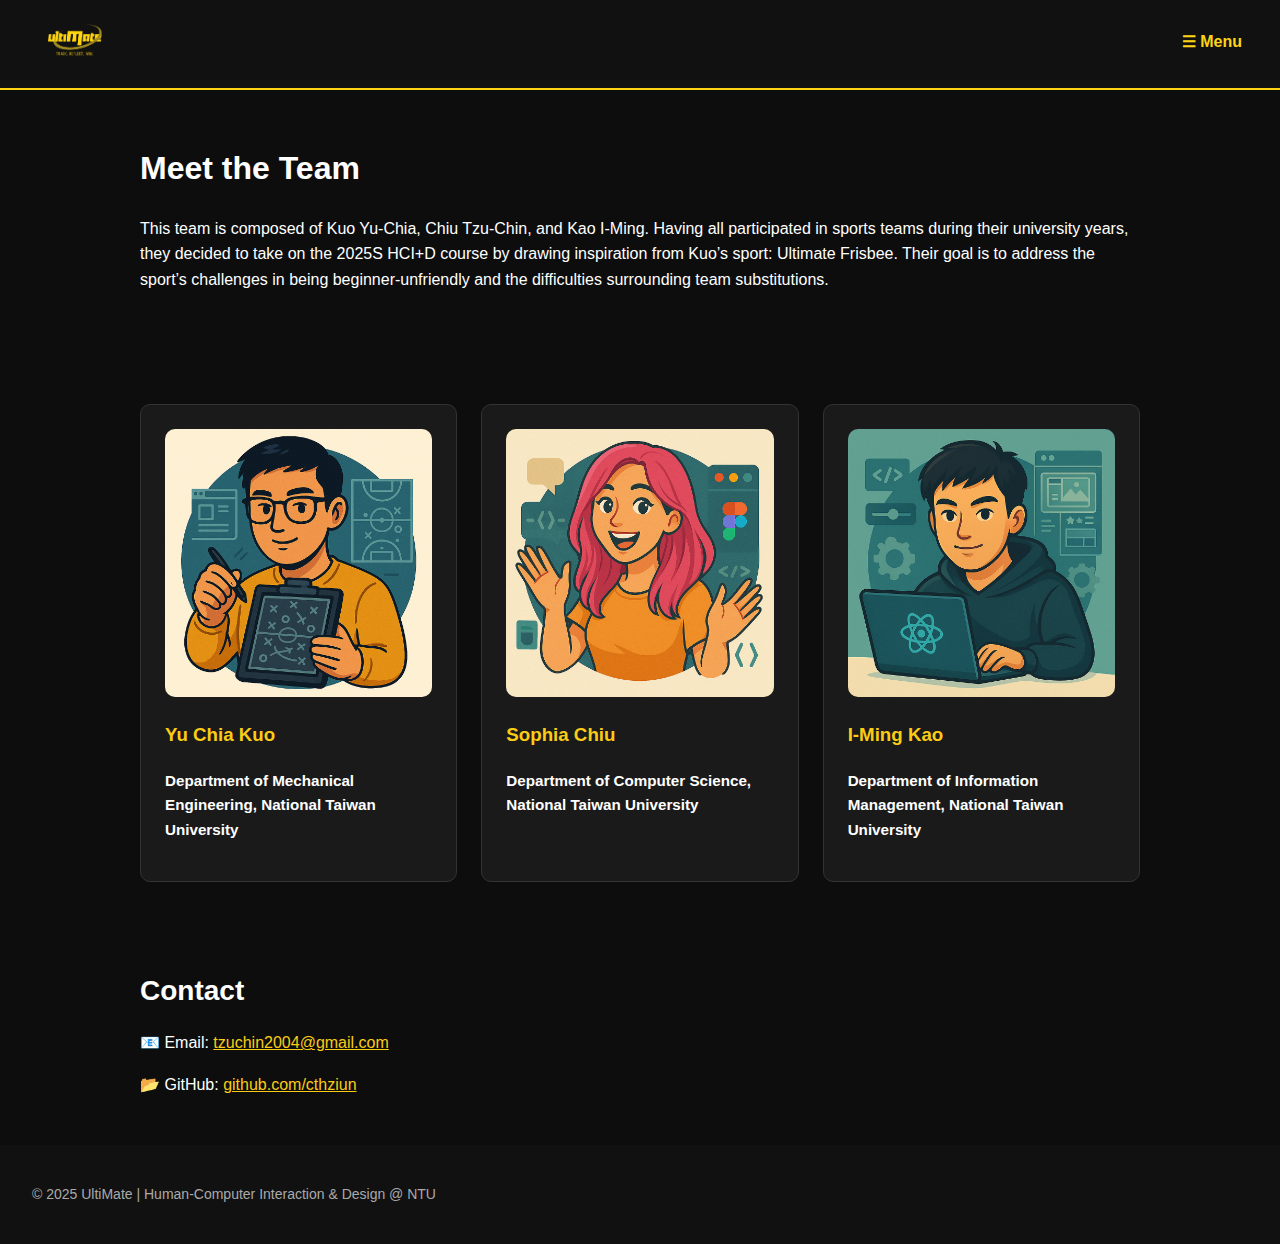
<file: contact.html>
<!DOCTYPE html>
<html lang="en">
<head>
  <meta charset="UTF-8" />
  <meta name="viewport" content="width=device-width, initial-scale=1.0" />
  <title>Contact | UltiMate</title>
  <link rel="stylesheet" href="css/style.css" />
</head>
<body>
  <div data-include="header.html"></div>

  <section class="section">
    <h1>Meet the Team</h1>
    <p>This team is composed of Kuo Yu-Chia, Chiu Tzu-Chin, and Kao I-Ming. Having all participated in sports teams during their university years, they decided to take on the 2025S HCI+D course by drawing inspiration from Kuo’s sport: Ultimate Frisbee. Their goal is to address the sport’s challenges in being beginner-unfriendly and the difficulties surrounding team substitutions.</p>
  </section>

  <section class="section">
    <div class="grid">
      <div class="card">
        <img src="public/yuchia.png" alt="Yu Chia Kuo" style="width:100%; border-radius:10px; margin-bottom:1rem;"/>
        <h3>Yu Chia Kuo</h3>
        <p><strong>Department of Mechanical Engineering, National Taiwan University</strong> </p>
        <p></p>
      </div>
      <div class="card">
        <img src="public/sophia.png" alt="Sophia Chiu" style="width:100%; border-radius:10px; margin-bottom:1rem;"/>
        <h3>Sophia Chiu</h3>
        <p><strong>Department of Computer Science, National Taiwan University</strong></p>
        <p></p>
      </div>
      <div class="card">
        <img src="public/iming.png" alt="I-Ming Kao" style="width:100%; border-radius:10px; margin-bottom:1rem;"/>
        <h3>I-Ming Kao</h3>
        <p><strong>Department of Information Management, National Taiwan University</strong> </p>
        <p></p>
      </div>
    </div>
  </section>

  <section class="section">
    <h2>Contact</h2>
    <p>📧 Email: <a href="mailto:tzuchin2004@gmail.com" style="color: #facc15; text-decoration: underline;">tzuchin2004@gmail.com</a></p>
    <p>📂 GitHub: <a href="https://github.com/cthziun" style="color: #facc15; text-decoration: underline;">github.com/cthziun</a></p>
  </section>

  <div data-include="footer.html"></div>
  <script src="js/include.js"></script>
</body>
</html>
</file>
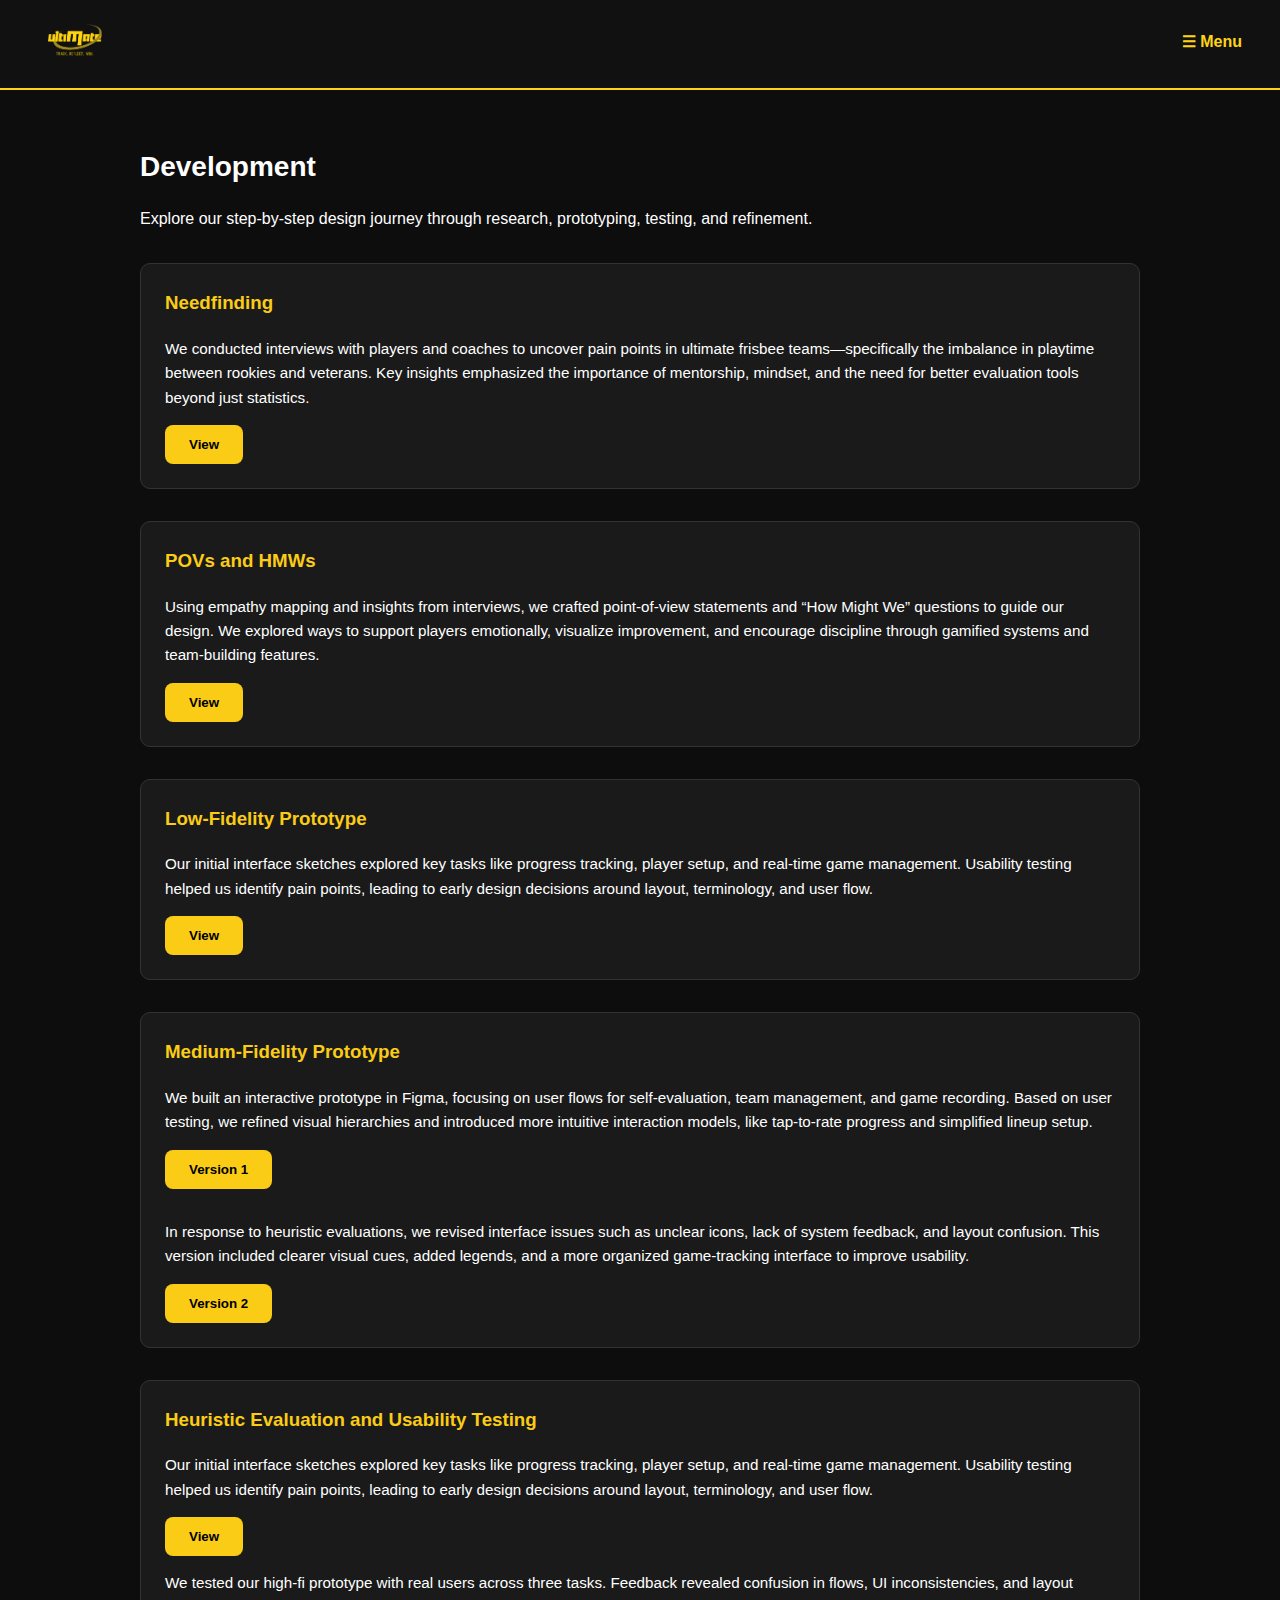
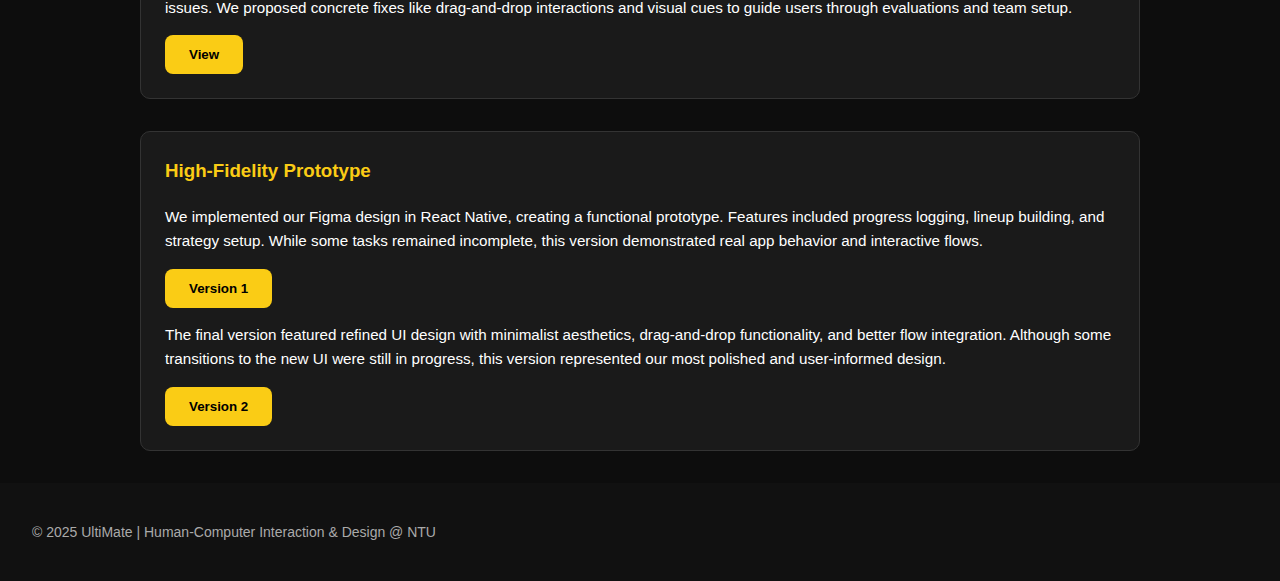
<file: development.html>
<!DOCTYPE html>
<html lang="en">
<head>
  <meta charset="UTF-8" />
  <meta name="viewport" content="width=device-width, initial-scale=1.0" />
  <title>Development | UltiMate</title>
  <link rel="stylesheet" href="css/style.css" />
  <link rel="stylesheet" href="https://cdnjs.cloudflare.com/ajax/libs/font-awesome/6.4.0/css/all.min.css" />
</head>
<body>
  <div data-include="header.html"></div>

  <section class="section">
    <h2>Development</h2>
    <p>Explore our step-by-step design journey through research, prototyping, testing, and refinement.</p>
    <div class="carousel">
        <div class="card">
          <h3>Needfinding</h3>
          <p>We conducted interviews with players and coaches to uncover pain points in ultimate frisbee teams—specifically the imbalance in playtime between rookies and veterans. Key insights emphasized the importance of mentorship, mindset, and the need for better evaluation tools beyond just statistics.</p>
          <a href="pdf/team1_01_Needfinding.pdf" target="_blank">
            <button class="cta-button">View</button>
          </a>
        </div>

        <div class="card">
          <h3>POVs and HMWs</h3>
          <p>Using empathy mapping and insights from interviews, we crafted point-of-view statements and “How Might We” questions to guide our design. We explored ways to support players emotionally, visualize improvement, and encourage discipline through gamified systems and team-building features.</p>
          <a href="pdf/team1_02_POV_HMW.pdf" target="_blank">
            <button class="cta-button">View</button>
          </a>
        </div>

        <div class="card">
          <h3>Low-Fidelity Prototype</h3>
          <p>Our initial interface sketches explored key tasks like progress tracking, player setup, and real-time game management. Usability testing helped us identify pain points, leading to early design decisions around layout, terminology, and user flow.</p>
          <a href="pdf/team01_03_low_fi_prototype_slides.pdf" target="_blank">
            <button class="cta-button">View</button>
          </a>
        </div>

        <div class="card">
          <h3>Medium-Fidelity Prototype</h3>
          <p>We built an interactive prototype in Figma, focusing on user flows for self-evaluation, team management, and game recording. Based on user testing, we refined visual hierarchies and introduced more intuitive interaction models, like tap-to-rate progress and simplified lineup setup.</p>
            <a href="pdf/team01_04_medium_fi_prototype_slides.pdf" target="_blank">
              <button class="cta-button" style="margin-right: 1rem; margin-bottom: 1rem;">Version 1</button>
            </a>
          <p>In response to heuristic evaluations, we revised interface issues such as unclear icons, lack of system feedback, and layout confusion. This version included clearer visual cues, added legends, and a more organized game-tracking interface to improve usability.</p>
            <a href="pdf/team01_08_medium_fi_prototype_v2_slides.pdf" target="_blank">
              <button class="cta-button">Version 2</button>
            </a>
        </div>

        <div class="card">
          <h3>Heuristic Evaluation and Usability Testing</h3>
          <p>Our initial interface sketches explored key tasks like progress tracking, player setup, and real-time game management. Usability testing helped us identify pain points, leading to early design decisions around layout, terminology, and user flow.</p>
          <a href="pdf/team01_03_low_fi_prototype_slides.pdf" target="_blank">
            <button class="cta-button">View</button>
          </a>
          <p>We tested our high-fi prototype with real users across three tasks. Feedback revealed confusion in flows, UI inconsistencies, and layout issues. We proposed concrete fixes like drag-and-drop interactions and visual cues to guide users through evaluations and team setup.</p>
          <a href="pdf/team01_10_usability_testing_slides.pdf" target="_blank">
            <button class="cta-button">View</button>
          </a>
        </div>

        <div class="card">
          <h3>High-Fidelity Prototype</h3>
          <p>We implemented our Figma design in React Native, creating a functional prototype. Features included progress logging, lineup building, and strategy setup. While some tasks remained incomplete, this version demonstrated real app behavior and interactive flows.</p>
          <a href="pdf/team01_09_hi_fi_prototype_v1_slides.pdf" target="_blank">
            <button class="cta-button">Version 1</button>
          </a>
          <p>The final version featured refined UI design with minimalist aesthetics, drag-and-drop functionality, and better flow integration. Although some transitions to the new UI were still in progress, this version represented our most polished and user-informed design.</p>
          <a href="pdf/team01_11_hi_fi_prototype_v2_slides.pdf" target="_blank">
            <button class="cta-button">Version 2</button>
          </a>
        </div>
    </div>
    
  </section>

  <div data-include="footer.html"></div>
  <script src="js/include.js"></script>
  <script src="js/carousel.js"></script>
</body>
</html>
</file>
<file: css/style.css>
body {
  margin: 0;
  font-family: 'Inter', sans-serif;
  background: #0d0d0d;
  color: #ffffff;
  line-height: 1.6;
}
header, footer {
  background: #111;
  padding: 1.5rem 2rem;
  display: flex;
  justify-content: space-between;
  align-items: center;
}
nav a {
  color: #facc15;
  margin-left: 1rem;
  text-decoration: none;
  font-weight: 600;
}
.hero {
  padding: 4rem 2rem;
  text-align: center;
}
.hero h1 {
  font-size: 2.5rem;
  margin-bottom: 1rem;
}
.hero p {
  max-width: 600px;
  margin: 0 auto 2rem;
  font-size: 1.125rem;
}
.cta-button {
  padding: 0.75rem 1.5rem;
  background: #facc15;
  color: #000;
  border: none;
  border-radius: 8px;
  font-weight: bold;
  cursor: pointer;
}
.section {
  padding: 2rem;
  max-width: 1000px;
  margin: 0 auto;
}
.section h2 {
  font-size: 1.75rem;
  margin-bottom: 1rem;
}
.grid {
  display: grid;
  grid-template-columns: repeat(auto-fit, minmax(250px, 1fr));
  gap: 1.5rem;
}
.card {
  background: #1a1a1a;
  padding: 1.5rem;
  border-radius: 10px;
  border: 1px solid #333;
  margin-top: 2rem;
}
.card h3 {
  margin-top: 0;
  color: #facc15;
}
.card p {
  font-size: 0.95rem;
}
.dual-display {
  display: flex;
  flex-wrap: wrap;
  gap: 2rem;
  justify-content: center;
  margin-top: 1.5rem;
}
.device {
  background: #1a1a1a;
  border-radius: 10px;
  padding: 1rem;
  max-width: 400px;
}
.device img {
  width: 100%;
  border-radius: 10px;
}
.device h3 {
  margin-top: 1rem;
  color: #facc15;
}
.device p {
  font-size: 0.95rem;
}
footer p {
  font-size: 0.875rem;
  color: #aaa;
}
.carousel {
  display: column;
}



@media (max-width: 600px) {
  .hero h1 {
    font-size: 1.75rem;
  }
  .hero p {
    font-size: 1rem;
  }
  .cta-button {
    font-size: 1rem;
    width: 100%;
  }
  header, footer {
    flex-direction: column;
    align-items: flex-start;
  }
  nav a {
    margin: 0.5rem 0;
  }
  .section {
    padding: 1.25rem;
  }
}
</file>
